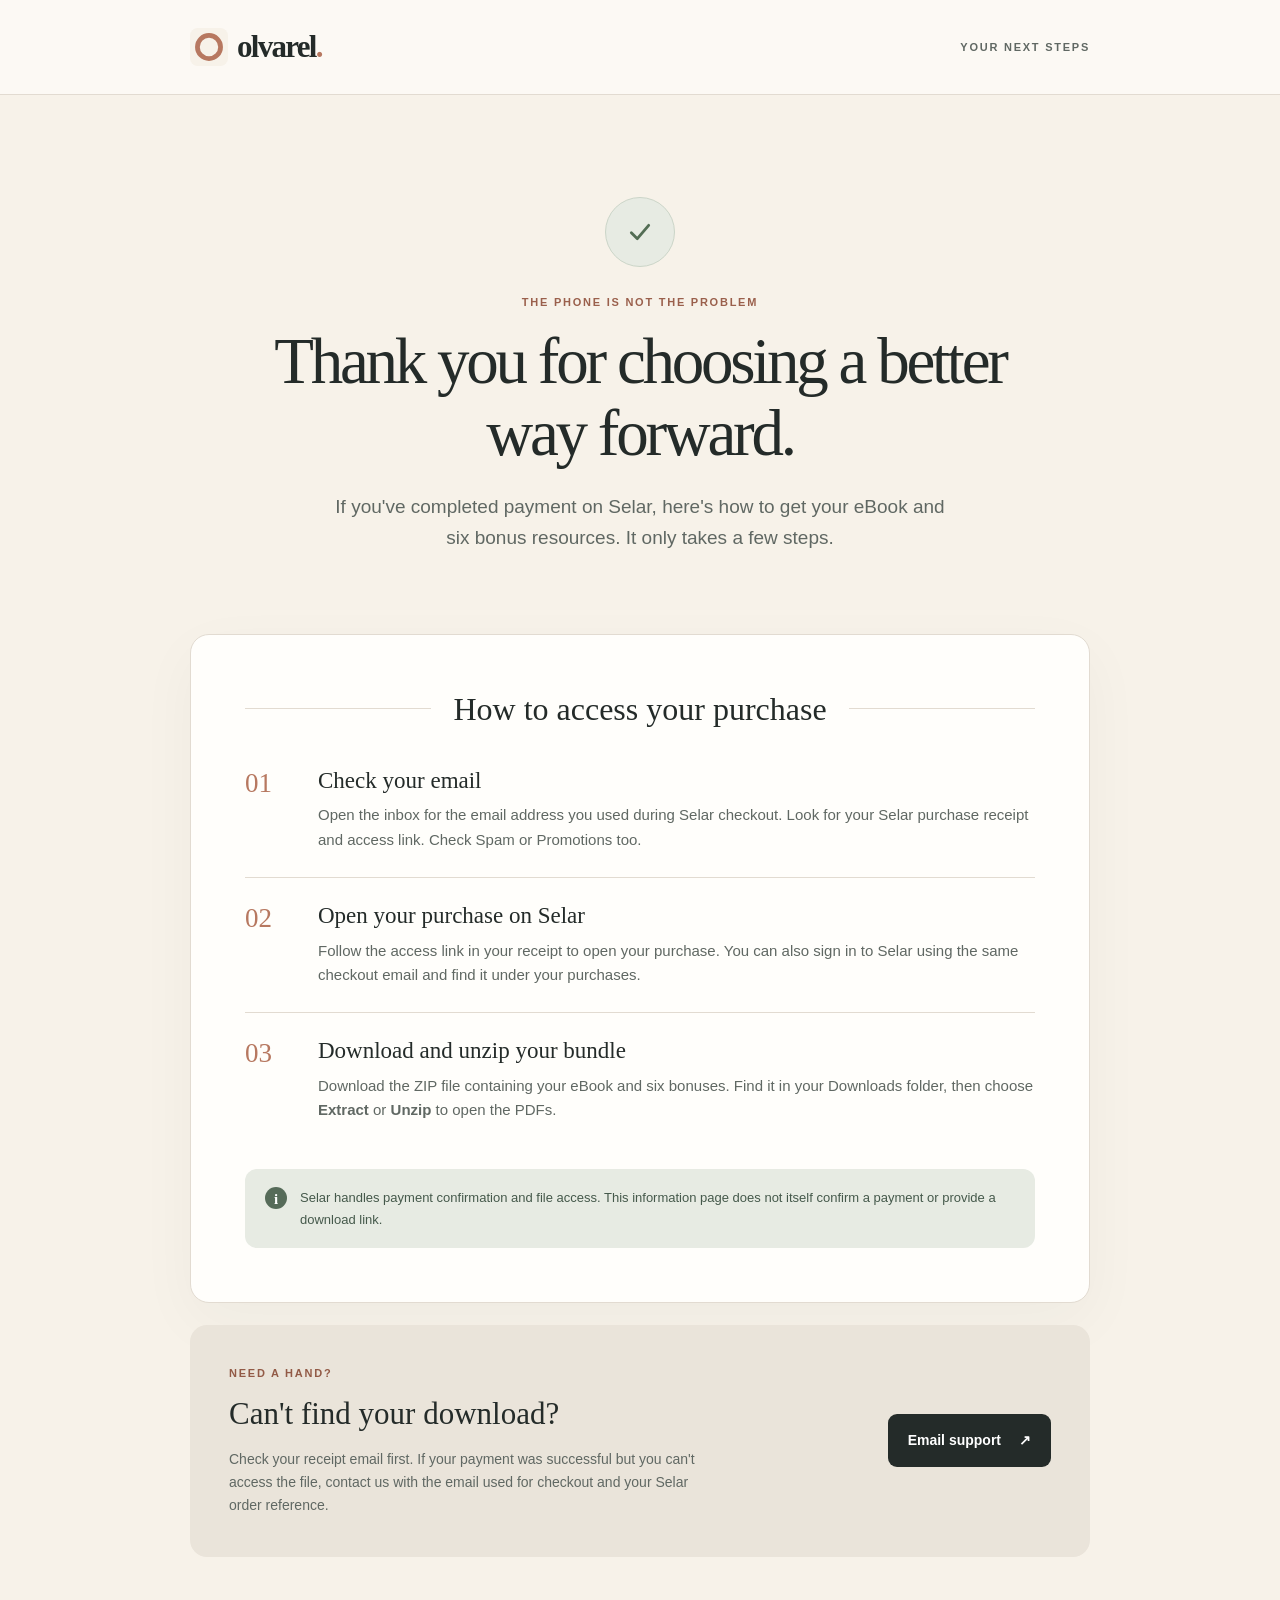
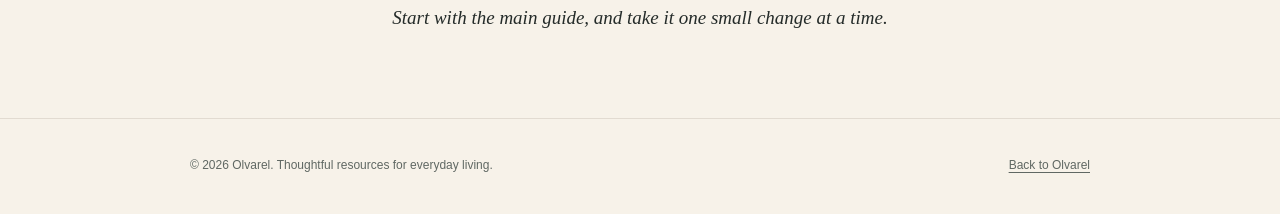
<file: screen-time/thank-you/index.html>
<!doctype html>
<html lang="en">
<head>
  <meta charset="utf-8">
  <meta name="viewport" content="width=device-width, initial-scale=1, viewport-fit=cover">
  <meta name="theme-color" content="#F7F2E9">
  <meta name="robots" content="noindex, nofollow">
  <meta name="description" content="How to access your The Phone Is Not The Problem eBook and six bonuses after paying on Selar.">
  <title>Thank You — Access Your Screen-Time Bundle | Olvarel</title>
  <link rel="canonical" href="https://www.olvarel.store/screen-time/thank-you">
  <link rel="icon" type="image/svg+xml" href="/assets/olvarel-mark.svg">
  <link rel="icon" type="image/png" sizes="32x32" href="/assets/olvarel-icon-32.png">
  <link rel="apple-touch-icon" sizes="180x180" href="/assets/olvarel-icon-180.png">
  <link rel="stylesheet" href="/screen-time/thank-you/styles.css">
</head>
<body>
  <header class="site-header">
    <div class="shell topbar">
      <a class="brand" href="/" aria-label="Olvarel home">
        <img src="/assets/olvarel-mark.svg" width="38" height="38" alt="">
        <span>olvarel<span class="brand-dot">.</span></span>
      </a>
      <span class="eyebrow">YOUR NEXT STEPS</span>
    </div>
  </header>

  <main class="shell main-content">
    <section class="intro" aria-labelledby="page-title">
      <div class="success-mark" aria-hidden="true">
        <svg viewBox="0 0 48 48" width="32" height="32" fill="none">
          <path d="m11 25 9 9 17-20" stroke="currentColor" stroke-width="4.2" stroke-linecap="round" stroke-linejoin="round"/>
        </svg>
      </div>
      <p class="kicker">THE PHONE IS NOT THE PROBLEM</p>
      <h1 id="page-title">Thank you for choosing a better way forward.</h1>
      <p class="intro-copy">If you've completed payment on Selar, here's how to get your eBook and six bonus resources. It only takes a few steps.</p>
    </section>

    <section class="instructions" aria-labelledby="instructions-heading">
      <div class="section-top">
        <span class="line"></span>
        <h2 id="instructions-heading">How to access your purchase</h2>
        <span class="line"></span>
      </div>

      <ol class="steps">
        <li>
          <span class="number" aria-hidden="true">01</span>
          <div>
            <h3>Check your email</h3>
            <p>Open the inbox for the email address you used during Selar checkout. Look for your Selar purchase receipt and access link. Check Spam or Promotions too.</p>
          </div>
        </li>
        <li>
          <span class="number" aria-hidden="true">02</span>
          <div>
            <h3>Open your purchase on Selar</h3>
            <p>Follow the access link in your receipt to open your purchase. You can also sign in to Selar using the same checkout email and find it under your purchases.</p>
          </div>
        </li>
        <li>
          <span class="number" aria-hidden="true">03</span>
          <div>
            <h3>Download and unzip your bundle</h3>
            <p>Download the ZIP file containing your eBook and six bonuses. Find it in your Downloads folder, then choose <strong>Extract</strong> or <strong>Unzip</strong> to open the PDFs.</p>
          </div>
        </li>
      </ol>
      <div class="receipt-note">
        <span class="note-icon" aria-hidden="true">i</span>
        <p>Selar handles payment confirmation and file access. This information page does not itself confirm a payment or provide a download link.</p>
      </div>
    </section>

    <section class="support" aria-labelledby="support-title">
      <div>
        <p class="support-eyebrow">NEED A HAND?</p>
        <h2 id="support-title">Can't find your download?</h2>
        <p>Check your receipt email first. If your payment was successful but you can't access the file, contact us with the email used for checkout and your Selar order reference.</p>
      </div>
      <a class="support-button" href="mailto:bellomuhammedoladimeji@gmail.com?subject=Help%20accessing%20my%20screen-time%20bundle">Email support <span aria-hidden="true">↗</span></a>
    </section>

    <p class="closing">Start with the main guide, and take it one small change at a time.</p>
  </main>

  <footer class="footer">
    <div class="shell footer-inner">
      <p>© 2026 Olvarel. Thoughtful resources for everyday living.</p>
      <a href="/">Back to Olvarel</a>
    </div>
  </footer>
</body>
</html>
</file>
<file: screen-time/thank-you/styles.css>
:root {
  color-scheme: light;
  --ivory: #F7F2E9;
  --paper: #FFFEFB;
  --ink: #242B29;
  --muted: #606863;
  --terracotta: #B77860;
  --sage: #9FAB9A;
  --sage-light: #E7EBE3;
  --rule: #E2DBD1;
}
*, *::before, *::after { box-sizing: border-box; }
html { background: var(--ivory); }
body {
  margin: 0;
  min-height: 100vh;
  font-family: -apple-system, BlinkMacSystemFont, "Segoe UI", Arial, sans-serif;
  color: var(--ink);
  background: var(--ivory);
  line-height: 1.65;
}
a { color: inherit; }
a:focus-visible { outline: 3px solid var(--terracotta); outline-offset: 5px; }
.shell { width: min(100% - 44px, 900px); margin-inline: auto; }
.site-header { border-bottom: 1px solid var(--rule); background: rgba(255,254,251,.65); }
.topbar { min-height: 94px; display: flex; align-items: center; justify-content: space-between; gap: 18px; }
.brand { display: inline-flex; align-items: center; gap: 9px; text-decoration: none; }
.brand img { width: 38px; height: 38px; }
.brand > span { font-family: Georgia, "Times New Roman", serif; font-size: 31px; font-weight: 700; letter-spacing: -.055em; }
.brand-dot { color: var(--terracotta); }
.eyebrow,.kicker,.support-eyebrow { font-size: 11px; font-weight: 750; letter-spacing: .16em; text-transform: uppercase; }
.eyebrow { color: var(--muted); }
.main-content { padding-block: clamp(58px, 8vw, 106px) 85px; }
.intro { max-width: 740px; margin-inline: auto; text-align: center; }
.success-mark {
  width: 70px; height: 70px; margin: 0 auto 26px; border-radius: 50%;
  background: var(--sage-light); color: #536D54; display: grid; place-items: center;
  border: 1px solid #CBD5C8;
}
.kicker { color: #9A604C; margin: 0 0 13px; }
h1,h2,h3,p { margin-top: 0; }
h1,h2,h3 { font-family: Georgia, "Times New Roman", serif; }
h1 { font-size: clamp(41px, 6vw, 65px); line-height: 1.12; font-weight: 500; letter-spacing: -.05em; margin-bottom: 21px; }
.intro-copy { font-size: clamp(16px, 2vw, 19px); max-width: 630px; color: var(--muted); margin: 0 auto; }
.instructions {
  margin-top: clamp(56px, 7vw, 80px);
  border: 1px solid var(--rule);
  background: var(--paper);
  border-radius: 19px;
  padding: clamp(25px, 5vw, 54px);
  box-shadow: 0 19px 60px rgba(36,43,41,.04);
}
.section-top { display: flex; justify-content: center; gap: 22px; align-items: center; margin-bottom: 31px; }
.section-top .line { height: 1px; background: var(--rule); flex: 1; }
.section-top h2 { text-align: center; font-size: clamp(23px, 3.3vw, 32px); font-weight: 500; line-height: 1.25; margin: 0; white-space: nowrap; }
.steps { list-style: none; padding: 0; margin: 0; }
.steps li { display: flex; align-items: flex-start; gap: clamp(17px, 4vw, 30px); padding: 24px 0; border-bottom: 1px solid var(--rule); }
.steps li:first-child { padding-top: 7px; }
.steps li:last-child { border-bottom: 0; }
.number { color: var(--terracotta); font-family: Georgia, serif; font-size: 27px; line-height: 1.25; min-width: 43px; }
.steps h3 { font-weight: 500; font-size: 23px; line-height: 1.2; margin-bottom: 9px; }
.steps p { color: var(--muted); margin-bottom: 0; font-size: 15px; }
.receipt-note { display: flex; align-items: flex-start; gap: 13px; border-radius: 12px; background: var(--sage-light); margin-top: 22px; padding: 18px 20px; }
.note-icon { flex: none; width: 22px; height: 22px; display: grid; place-items: center; border-radius: 50%; background: #566B59; font-weight: bold; font-family: Georgia,serif; color: white; font-size: 15px; }
.receipt-note p { margin: 0; color: #45594B; font-size: 13px; }
.support { display: flex; align-items: center; justify-content: space-between; gap: 22px; margin-top: 22px; background: #EAE4DA; padding: clamp(26px, 4vw, 39px); border-radius: 17px; }
.support-eyebrow { margin-bottom: 6px; color: #925A46; }
.support h2 { font-size: clamp(25px,3vw,31px); font-weight: 500; margin-bottom: 9px; }
.support p:last-child { font-size: 14px; color: var(--muted); margin: 0; max-width: 470px; }
.support-button { text-decoration: none; flex: none; background: var(--ink); color: white; padding: 15px 20px; border-radius: 9px; font-size: 14px; font-weight: 700; display: inline-flex; align-items: center; gap: 18px; }
.support-button:hover { background: #3C4441; }
.closing { font-family: Georgia,serif; font-style: italic; text-align: center; font-size: 19px; margin: 45px 0 0; }
.footer { border-top: 1px solid var(--rule); }
.footer-inner { min-height: 95px; display: flex; justify-content: space-between; align-items: center; gap: 12px; }
.footer p, .footer a { color: var(--muted); font-size: 12px; margin: 0; }
.footer a { text-decoration: underline; text-underline-offset: 3px; }
@media (max-width: 700px) {
  .shell { width: min(100% - 32px, 900px); }
  .topbar { min-height: 76px; }
  .eyebrow { letter-spacing: .09em; font-size: 9px; }
  .section-top { gap: 10px; }
  .section-top h2 { white-space: normal; }
  .support { flex-direction: column; align-items: flex-start; }
  .footer-inner { padding-block: 23px; min-height: unset; flex-direction: column; align-items: flex-start; }
}
@media (prefers-reduced-motion: reduce) {
  *, *::before, *::after { scroll-behavior: auto !important; transition-duration: 0ms !important; }
}
</file>
